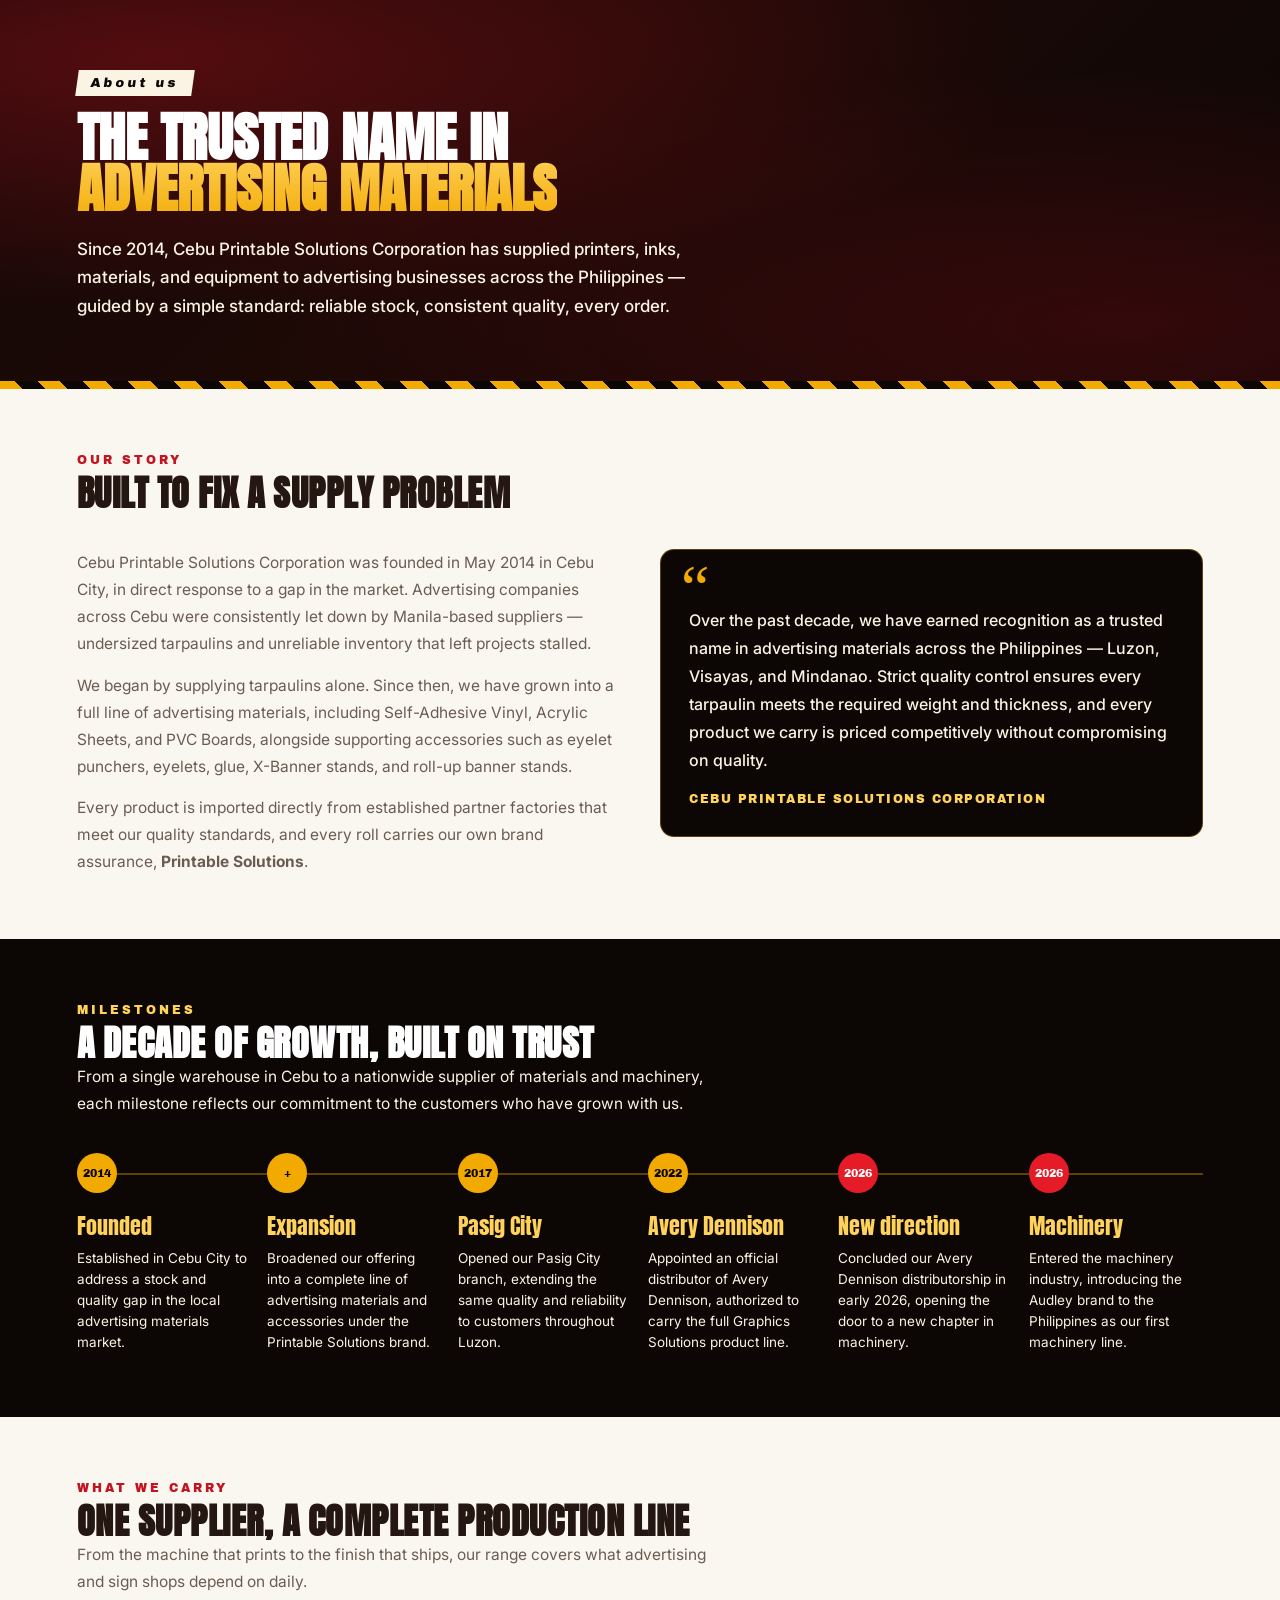
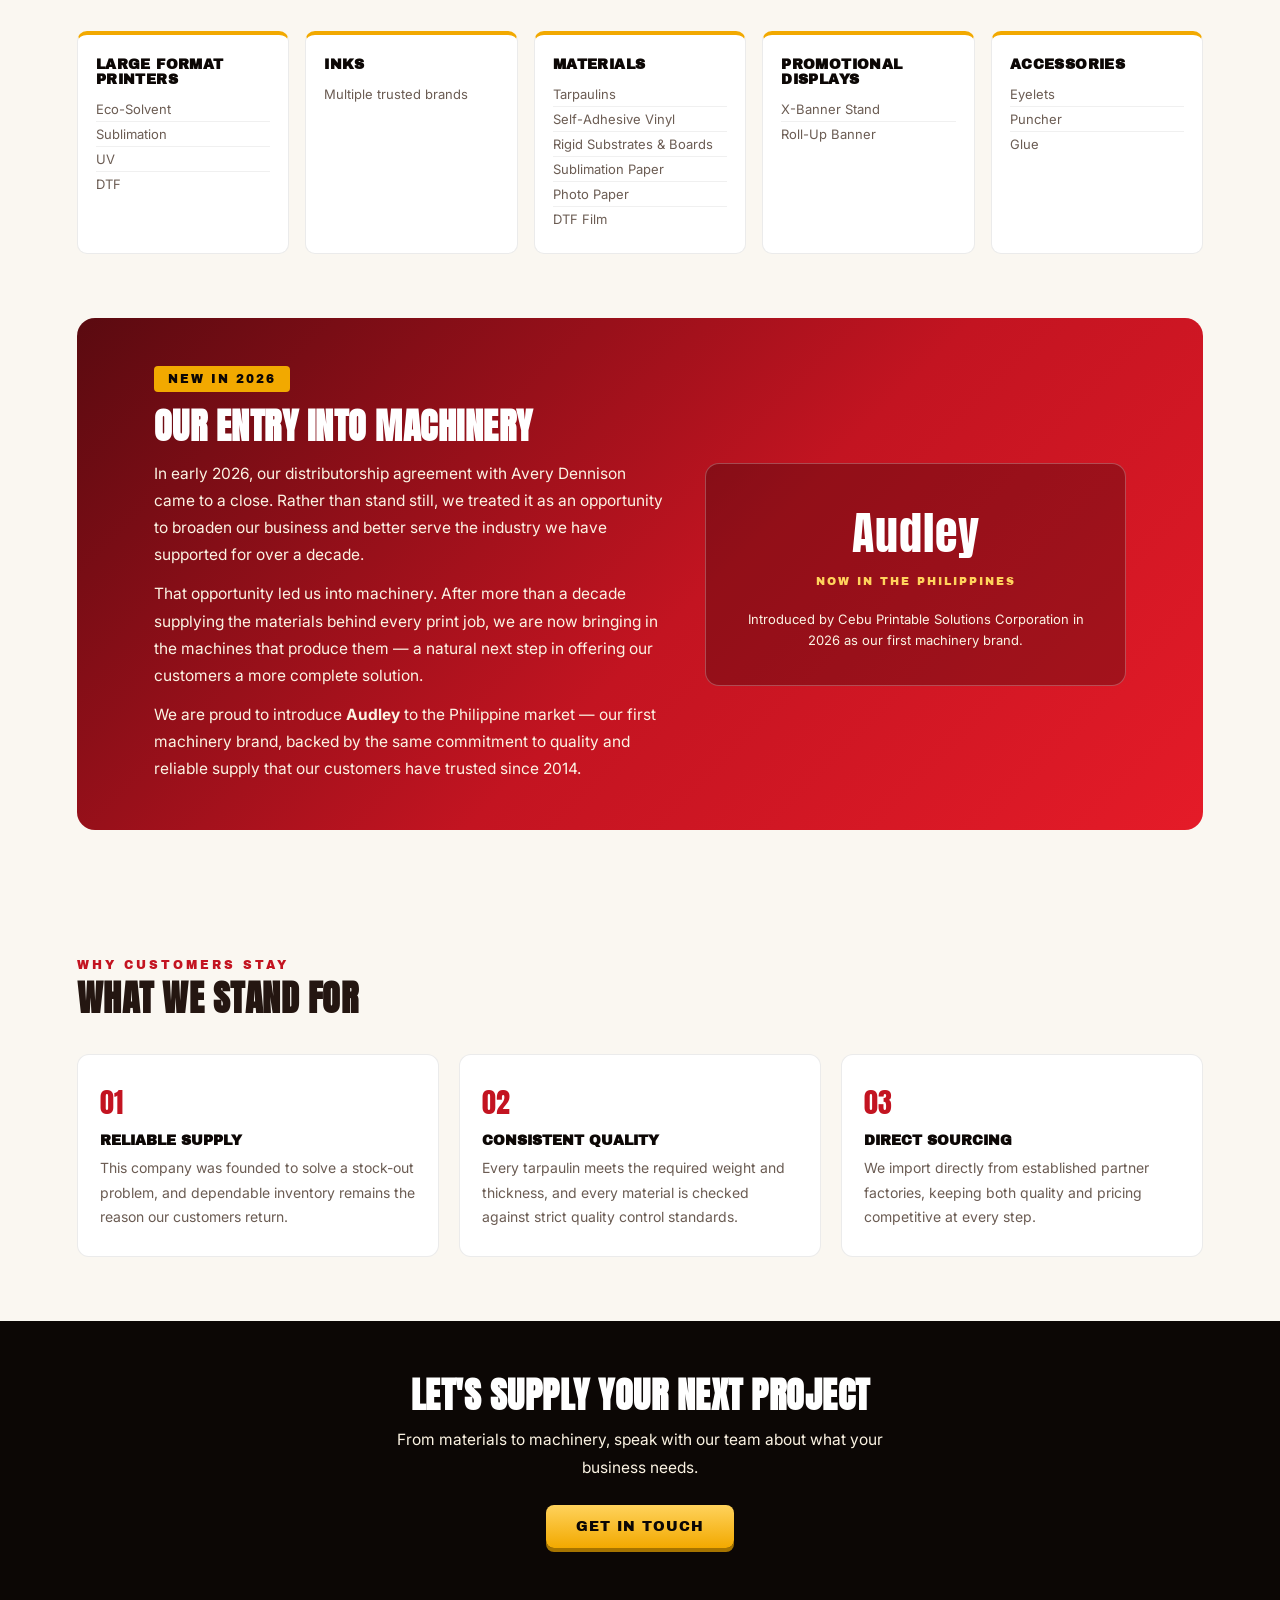
<file: about-us.html>
<!DOCTYPE html>
<html lang="en">
<head>
<meta charset="UTF-8">
<meta name="viewport" content="width=device-width, initial-scale=1.0">
<title>About Us - Cebu Printable Solutions Corporation</title>
<link rel="preconnect" href="https://fonts.googleapis.com">
<link rel="preconnect" href="https://fonts.gstatic.com" crossorigin>
<link href="https://fonts.googleapis.com/css2?family=Anton&family=Archivo+Black&family=Inter:wght@400;500;600;700;800&display=swap" rel="stylesheet">
<style>
  :root{
    --ink:#0c0705;
    --red-deep:#5a0a10;
    --red:#c31421;
    --red-bright:#e51b28;
    --gold:#f2a900;
    --gold-light:#ffd25c;
    --cream:#fbf3e3;
    --white:#ffffff;
    --paper:#faf7f1;
    --text-dark:#241611;
    --text-muted:#6b5c53;
  }
  *{box-sizing:border-box; margin:0; padding:0;}
  body{font-family:'Inter', sans-serif; background:var(--paper); color:var(--text-dark);}
  img{max-width:100%; display:block;}
  a{color:inherit;}

  /* ---------- HERO ---------- */
  .about-hero{
    position:relative;
    overflow:hidden;
    background:
      radial-gradient(ellipse at 12% 15%, rgba(197,20,33,0.35), transparent 55%),
      radial-gradient(ellipse at 88% 85%, rgba(90,10,16,0.5), transparent 55%),
      linear-gradient(135deg, #140807 0%, #1c0906 40%, #0c0705 100%);
    color:var(--white);
    padding:70px 6vw 60px;
  }
  .stripe-edge{
    height:8px; width:100%;
    background:repeating-linear-gradient(45deg, var(--gold) 0 16px, var(--ink) 16px 32px);
  }
  .about-hero .eyebrow{
    display:inline-block;
    background:var(--cream);
    color:var(--ink);
    font-family:'Archivo Black', sans-serif;
    font-size:13px;
    letter-spacing:3px;
    padding:6px 14px;
    transform:skewX(-8deg);
    margin-bottom:16px;
  }
  .about-hero h1{
    font-family:'Anton', sans-serif;
    text-transform:uppercase;
    line-height:0.95;
    font-size:clamp(30px, 5vw, 54px);
    max-width:820px;
  }
  .about-hero h1 span{
    background:linear-gradient(180deg, var(--gold-light), var(--gold));
    -webkit-background-clip:text; background-clip:text; color:transparent;
  }
  .about-hero p.lead{
    margin-top:20px;
    max-width:620px;
    font-size:clamp(14px, 1.4vw, 17px);
    color:var(--cream);
    line-height:1.7;
    font-weight:500;
  }

  /* ---------- SECTION WRAPPER ---------- */
  section{padding:64px 6vw;}
  .section-head{max-width:640px; margin-bottom:36px;}
  .kicker{
    font-family:'Archivo Black', sans-serif;
    font-size:12px; letter-spacing:3px; text-transform:uppercase;
    color:var(--red);
    margin-bottom:8px;
  }
  h2{
    font-family:'Anton', sans-serif;
    text-transform:uppercase;
    font-size:clamp(24px, 3.2vw, 36px);
    letter-spacing:0.5px;
    line-height:1.05;
  }
  p{color:var(--text-muted); line-height:1.75; font-size:15.5px;}

  /* ---------- STORY ---------- */
  .story-grid{
    display:grid;
    grid-template-columns:1fr 1fr;
    gap:40px;
    align-items:start;
  }
  .story-grid p + p{margin-top:14px;}
  .story-quote{
    background:var(--ink);
    color:var(--white);
    border-radius:14px;
    padding:30px 28px;
    position:relative;
    border:1px solid rgba(242,169,0,0.35);
  }
  .story-quote:before{
    content:"\201C";
    font-family:Georgia, serif;
    font-size:64px;
    color:var(--gold);
    position:absolute;
    top:6px; left:20px;
    line-height:1;
  }
  .story-quote p{
    color:var(--cream);
    font-size:16px;
    padding-top:26px;
    font-weight:500;
  }
  .story-quote .who{
    margin-top:18px;
    font-family:'Archivo Black', sans-serif;
    font-size:12px;
    letter-spacing:1.5px;
    color:var(--gold-light);
    text-transform:uppercase;
  }

  /* ---------- TIMELINE ---------- */
  .timeline{background:var(--ink); color:var(--white);}
  .timeline .section-head p{color:var(--cream);}
  .timeline .kicker{color:var(--gold-light);}
  .timeline h2{color:var(--white);}
  .tl-track{
    display:grid;
    grid-template-columns:repeat(6, 1fr);
    gap:16px;
    position:relative;
  }
  .tl-track:before{
    content:"";
    position:absolute;
    top:20px; left:0; right:0;
    height:2px;
    background:rgba(242,169,0,0.35);
    z-index:0;
  }
  .tl-item{position:relative; z-index:1;}
  .tl-dot{
    width:40px; height:40px;
    border-radius:50%;
    background:var(--gold);
    color:var(--ink);
    font-family:'Archivo Black', sans-serif;
    font-size:11px;
    display:flex; align-items:center; justify-content:center;
    margin-bottom:16px;
  }
  .tl-item.highlight .tl-dot{
    background:var(--red-bright);
    color:var(--white);
  }
  .tl-year{
    font-family:'Anton', sans-serif;
    font-size:22px;
    color:var(--gold-light);
    margin-bottom:6px;
  }
  .tl-item p{color:var(--cream); font-size:13.5px; line-height:1.55;}

  @media (max-width:900px){
    .tl-track{grid-template-columns:repeat(2, 1fr);}
    .tl-track:before{display:none;}
    .story-grid{grid-template-columns:1fr;}
  }
  @media (min-width:901px) and (max-width:1150px){
    .tl-track{grid-template-columns:repeat(3, 1fr); row-gap:32px;}
    .tl-track:before{display:none;}
  }

  /* ---------- PRODUCT RANGE ---------- */
  .range-grid{
    display:grid;
    grid-template-columns:repeat(5, 1fr);
    gap:16px;
  }
  .range-card{
    background:var(--white);
    border:1px solid rgba(0,0,0,0.08);
    border-top:4px solid var(--gold);
    border-radius:10px;
    padding:22px 18px;
  }
  .range-card h3{
    font-family:'Archivo Black', sans-serif;
    font-size:14px;
    text-transform:uppercase;
    letter-spacing:0.4px;
    margin-bottom:10px;
    color:var(--ink);
  }
  .range-card ul{list-style:none;}
  .range-card li{
    font-size:13px;
    color:var(--text-muted);
    padding:4px 0;
    border-top:1px solid rgba(0,0,0,0.06);
  }
  .range-card li:first-child{border-top:none;}
  @media (max-width:1000px){
    .range-grid{grid-template-columns:repeat(2, 1fr);}
  }

  /* ---------- MACHINERY / AUDLEY SPOTLIGHT ---------- */
  .spotlight{
    position:relative;
    overflow:hidden;
    background:linear-gradient(135deg, var(--red-deep) 0%, var(--red) 55%, var(--red-bright) 100%);
    color:var(--white);
    border-radius:18px;
    margin:0 6vw 64px;
    padding:48px 6vw;
    display:grid;
    grid-template-columns:1.1fr 0.9fr;
    gap:36px;
    align-items:center;
  }
  .spotlight .badge{
    display:inline-block;
    background:var(--gold);
    color:var(--ink);
    font-family:'Archivo Black', sans-serif;
    font-size:12px;
    letter-spacing:2px;
    padding:6px 14px;
    border-radius:4px;
    text-transform:uppercase;
    margin-bottom:16px;
  }
  .spotlight h2{color:var(--white); margin-bottom:14px;}
  .spotlight p{color:var(--cream); font-size:15.5px;}
  .spotlight p + p{margin-top:12px;}
  .audley-mark{
    background:rgba(0,0,0,0.25);
    border:1px solid rgba(255,255,255,0.25);
    border-radius:14px;
    padding:34px 24px;
    text-align:center;
  }
  .audley-mark .brand{
    font-family:'Anton', sans-serif;
    font-size:clamp(30px, 4vw, 46px);
    letter-spacing:1px;
    color:var(--white);
  }
  .audley-mark .tag{
    margin-top:8px;
    font-family:'Archivo Black', sans-serif;
    font-size:11px;
    letter-spacing:2px;
    text-transform:uppercase;
    color:var(--gold-light);
  }
  .audley-mark .first{
    margin-top:22px;
    font-size:13px;
    color:var(--cream);
    line-height:1.6;
  }
  @media (max-width:900px){
    .spotlight{grid-template-columns:1fr; padding:36px 6vw; margin:0 0 48px;}
  }

  /* ---------- VALUES ---------- */
  .values-grid{
    display:grid;
    grid-template-columns:repeat(3, 1fr);
    gap:20px;
  }
  .value-card{
    background:var(--white);
    border:1px solid rgba(0,0,0,0.08);
    border-radius:12px;
    padding:26px 22px;
  }
  .value-card .num{
    font-family:'Anton', sans-serif;
    font-size:28px;
    color:var(--red);
    margin-bottom:10px;
  }
  .value-card h3{
    font-family:'Archivo Black', sans-serif;
    font-size:14px;
    text-transform:uppercase;
    margin-bottom:8px;
    color:var(--ink);
  }
  .value-card p{font-size:14px;}
  @media (max-width:900px){
    .values-grid{grid-template-columns:1fr;}
  }

  /* ---------- FOOTER CTA ---------- */
  .cta-strip{
    background:var(--ink);
    color:var(--white);
    text-align:center;
    padding:56px 6vw;
  }
  .cta-strip h2{color:var(--white); margin-bottom:12px;}
  .cta-strip p{color:var(--cream); max-width:520px; margin:0 auto 24px;}
  .cta-btn{
    display:inline-block;
    background:linear-gradient(180deg, var(--gold-light), var(--gold));
    color:var(--ink);
    font-family:'Archivo Black', sans-serif;
    font-size:14px;
    letter-spacing:1px;
    text-transform:uppercase;
    padding:14px 30px;
    border-radius:8px;
    text-decoration:none;
    box-shadow:0 4px 0 #a67400;
  }
</style>
</head>
<body>

<div class="about-hero">
  <span class="eyebrow">About us</span>
  <h1>The trusted name in<br><span>advertising materials</span></h1>
  <p class="lead">Since 2014, Cebu Printable Solutions Corporation has supplied printers, inks, materials, and equipment to advertising businesses across the Philippines &mdash; guided by a simple standard: reliable stock, consistent quality, every order.</p>
</div>
<div class="stripe-edge"></div>

<section class="story">
  <div class="section-head">
    <div class="kicker">Our story</div>
    <h2>Built to fix a supply problem</h2>
  </div>
  <div class="story-grid">
    <div>
      <p>Cebu Printable Solutions Corporation was founded in May 2014 in Cebu City, in direct response to a gap in the market. Advertising companies across Cebu were consistently let down by Manila-based suppliers &mdash; undersized tarpaulins and unreliable inventory that left projects stalled.</p>
      <p>We began by supplying tarpaulins alone. Since then, we have grown into a full line of advertising materials, including Self-Adhesive Vinyl, Acrylic Sheets, and PVC Boards, alongside supporting accessories such as eyelet punchers, eyelets, glue, X-Banner stands, and roll-up banner stands.</p>
      <p>Every product is imported directly from established partner factories that meet our quality standards, and every roll carries our own brand assurance, <strong>Printable Solutions</strong>.</p>
    </div>
    <div class="story-quote">
      <p>Over the past decade, we have earned recognition as a trusted name in advertising materials across the Philippines &mdash; Luzon, Visayas, and Mindanao. Strict quality control ensures every tarpaulin meets the required weight and thickness, and every product we carry is priced competitively without compromising on quality.</p>
      <div class="who">Cebu Printable Solutions Corporation</div>
    </div>
  </div>
</section>

<section class="timeline">
  <div class="section-head">
    <div class="kicker">Milestones</div>
    <h2>A decade of growth, built on trust</h2>
    <p>From a single warehouse in Cebu to a nationwide supplier of materials and machinery, each milestone reflects our commitment to the customers who have grown with us.</p>
  </div>
  <div class="tl-track">
    <div class="tl-item">
      <div class="tl-dot">2014</div>
      <div class="tl-year">Founded</div>
      <p>Established in Cebu City to address a stock and quality gap in the local advertising materials market.</p>
    </div>
    <div class="tl-item">
      <div class="tl-dot">&#43;</div>
      <div class="tl-year">Expansion</div>
      <p>Broadened our offering into a complete line of advertising materials and accessories under the Printable Solutions brand.</p>
    </div>
    <div class="tl-item">
      <div class="tl-dot">2017</div>
      <div class="tl-year">Pasig City</div>
      <p>Opened our Pasig City branch, extending the same quality and reliability to customers throughout Luzon.</p>
    </div>
    <div class="tl-item">
      <div class="tl-dot">2022</div>
      <div class="tl-year">Avery Dennison</div>
      <p>Appointed an official distributor of Avery Dennison, authorized to carry the full Graphics Solutions product line.</p>
    </div>
    <div class="tl-item highlight">
      <div class="tl-dot">2026</div>
      <div class="tl-year">New direction</div>
      <p>Concluded our Avery Dennison distributorship in early 2026, opening the door to a new chapter in machinery.</p>
    </div>
    <div class="tl-item highlight">
      <div class="tl-dot">2026</div>
      <div class="tl-year">Machinery</div>
      <p>Entered the machinery industry, introducing the Audley brand to the Philippines as our first machinery line.</p>
    </div>
  </div>
</section>

<section class="range">
  <div class="section-head">
    <div class="kicker">What we carry</div>
    <h2>One supplier, a complete production line</h2>
    <p>From the machine that prints to the finish that ships, our range covers what advertising and sign shops depend on daily.</p>
  </div>
  <div class="range-grid">
    <div class="range-card">
      <h3>Large format printers</h3>
      <ul>
        <li>Eco-Solvent</li>
        <li>Sublimation</li>
        <li>UV</li>
        <li>DTF</li>
      </ul>
    </div>
    <div class="range-card">
      <h3>Inks</h3>
      <ul>
        <li>Multiple trusted brands</li>
      </ul>
    </div>
    <div class="range-card">
      <h3>Materials</h3>
      <ul>
        <li>Tarpaulins</li>
        <li>Self-Adhesive Vinyl</li>
        <li>Rigid Substrates & Boards</li>
        <li>Sublimation Paper</li>
        <li>Photo Paper</li>
        <li>DTF Film</li>
      </ul>
    </div>
    <div class="range-card">
      <h3>Promotional displays</h3>
      <ul>
        <li>X-Banner Stand</li>
        <li>Roll-Up Banner</li>
      </ul>
    </div>
    <div class="range-card">
      <h3>Accessories</h3>
      <ul>
        <li>Eyelets</li>
        <li>Puncher</li>
        <li>Glue</li>
      </ul>
    </div>
  </div>
</section>

<div class="spotlight">
  <div>
    <span class="badge">New in 2026</span>
    <h2>Our entry into machinery</h2>
    <p>In early 2026, our distributorship agreement with Avery Dennison came to a close. Rather than stand still, we treated it as an opportunity to broaden our business and better serve the industry we have supported for over a decade.</p>
    <p>That opportunity led us into machinery. After more than a decade supplying the materials behind every print job, we are now bringing in the machines that produce them &mdash; a natural next step in offering our customers a more complete solution.</p>
    <p>We are proud to introduce <strong>Audley</strong> to the Philippine market &mdash; our first machinery brand, backed by the same commitment to quality and reliable supply that our customers have trusted since 2014.</p>
  </div>
  <div class="audley-mark">
    <div class="brand">Audley</div>
    <div class="tag">Now in the Philippines</div>
    <div class="first">Introduced by Cebu Printable Solutions Corporation in 2026 as our first machinery brand.</div>
  </div>
</div>

<section class="values">
  <div class="section-head">
    <div class="kicker">Why customers stay</div>
    <h2>What we stand for</h2>
  </div>
  <div class="values-grid">
    <div class="value-card">
      <div class="num">01</div>
      <h3>Reliable supply</h3>
      <p>This company was founded to solve a stock-out problem, and dependable inventory remains the reason our customers return.</p>
    </div>
    <div class="value-card">
      <div class="num">02</div>
      <h3>Consistent quality</h3>
      <p>Every tarpaulin meets the required weight and thickness, and every material is checked against strict quality control standards.</p>
    </div>
    <div class="value-card">
      <div class="num">03</div>
      <h3>Direct sourcing</h3>
      <p>We import directly from established partner factories, keeping both quality and pricing competitive at every step.</p>
    </div>
  </div>
</section>

<div class="cta-strip">
  <h2>Let's supply your next project</h2>
  <p>From materials to machinery, speak with our team about what your business needs.</p>
  <a href="#contact" class="cta-btn">Get in touch</a>
</div>

</body>
</html>
</file>
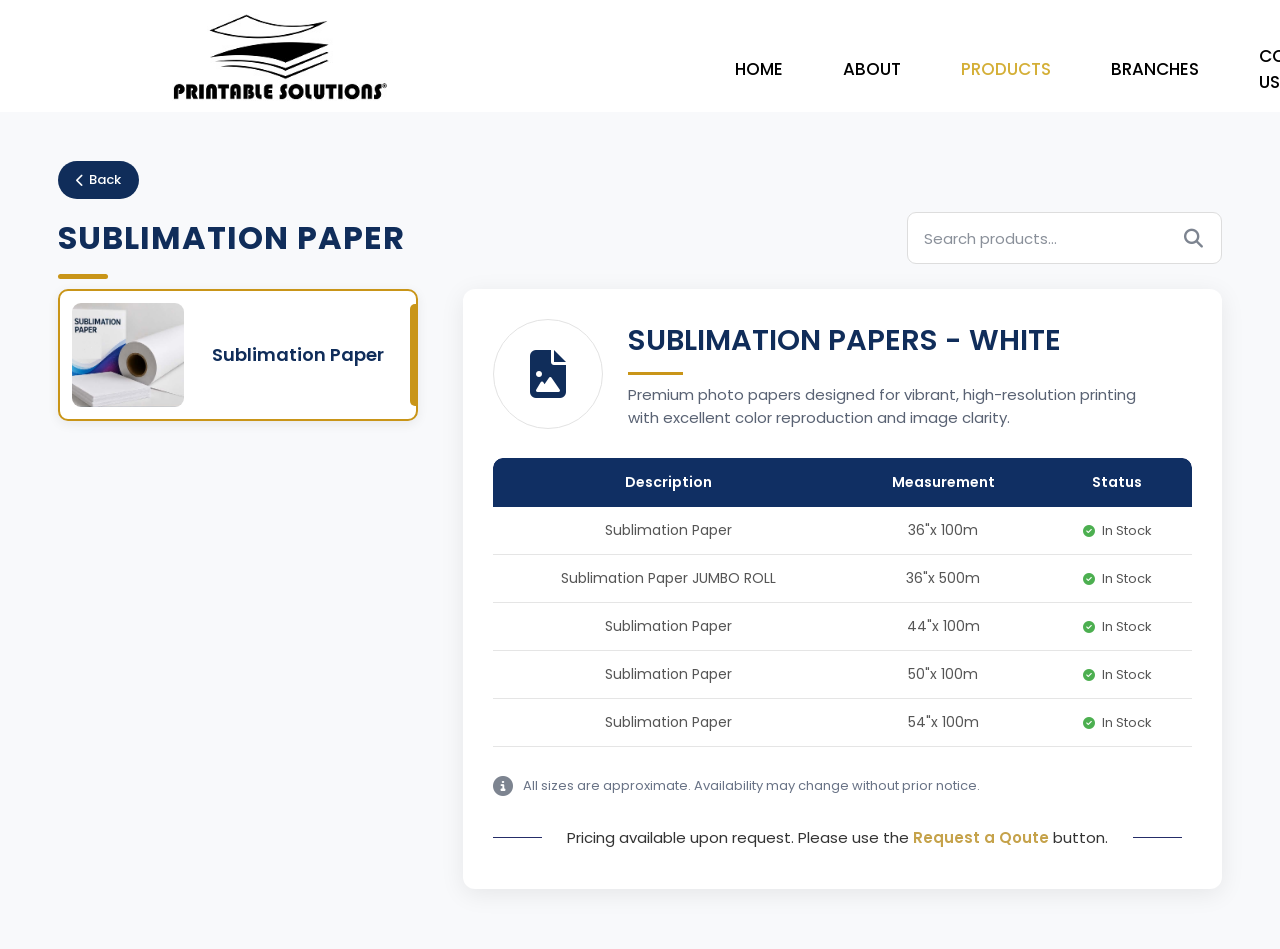
<file: subliindex.html>
<!DOCTYPE html>
<html lang="en">

<head>
	<meta charset="UTF-8">
	<meta name="viewport" content="width=device-width,initial-scale=1.0">
	
	<title>Sublimation Paper | Cebu Printable Solutions</title>

	<link rel="stylesheet" href="sublicss.css">
	<link rel="preconnect" href="https://fonts.googleapis.com">
	<link rel="preconnect" href="https://fonts.gstatic.com" crossorigin>
	<link href="https://fonts.googleapis.com/css2?family=Poppins:wght@300;400;500;600;700&display=swap" rel="stylesheet">
	<link rel="stylesheet"	href="https://cdnjs.cloudflare.com/ajax/libs/font-awesome/6.7.2/css/all.min.css">
</head>


<body>
	<button id="scrollTopBtn" onclick="scrollToTop()"> 
		<i class="fa-solid fa-arrow-up"></i>
	</button> 
	
	<!-- Navigation --> 
	<header class="navbar"> 
		<div class="logo-area"> 
			<img src="Logo.png" alt="Cebu Printable Logo" class="logo"> 
			<img src="CompName.png" alt="Printable Solutions" class="company-name"> 
		</div> 
		<nav class="nav-links"> <br> 
			<a href="index.html#home" class="nav-link">HOME</a> 
			<a href="index.html#about" class="nav-link">ABOUT</a> 
			<a class="active" href="index.html#products" class="nav-link active">PRODUCTS</a>
			<a href="index.html#branches" class="nav-link">BRANCHES</a> 
			<a href="index.html#contact" class="nav-link">CONTACT US</a> 
			<a href="index.html#faqs" class="nav-link">FAQs</a> 
		</nav> 
		<button class="quote-btn">REQUEST A QUOTE</button> 
	</header>
	
	<section class="subli-page">
		<a href="#" class="back-products" onclick="history.back(); return false;">
    	<i class="fa-solid fa-chevron-left"></i>
    	Back
		</a>
		<div class="subli-header">
			<div>
				<h1>SUBLIMATION PAPER</h1>
				<div class="gold-line"></div>
			</div>
			
			<div class="product-search">
				<input type="text" id="globalSearch" placeholder="Search products...">
				<i class="fa-solid fa-magnifying-glass"></i>
				<div id="searchResults" class="search-results">
				</div>
			</div>
		</div>
		<div class="subli-layout">

		<!-- LEFT SIDE -->
		<aside class="subli-sidebar">
			<div class="subli-category active" data-product="subli">
				<div class="subli-image">
					<img src="subli.jpg">
				</div>
				<div class="subli-category-name">
					<h3>Sublimation Paper</h3>
				</div>
			</div>
		</aside>
		<!-- RIGHT SIDE -->
		<main class="subli-product-panel">
			<div class="subli-product-heading">
				<div class="product-icon">
					<i id="productIcon" class="fa-solid fa-file-image"></i>
				</div>
			
				<div>
					<h2 id="productTitle">SUBLIMATION PAPERS - WHITE</h2>
					<div class="heading-line"></div>
					<p id="productDescription">Premium photo papers designed for vibrant, high-resolution printing <br>with excellent color reproduction and image clarity.</p>
				</div>
			</div>
			<div class="table-scroll">
			<table id="productTable" class="product-table">
   		 		<thead>
        				<tr>
            					<th>Description</th>
						<th>Measurement</th>
            					<th>Status</th>
        				</tr>
    				</thead>

    				<tbody id="productTableBody">
       					<tr>
            					<td>Sublimation Paper</td>
						<td>36"x 100m</td>
            					<td>
                					<span class="stock">
                    					<i class="fa-solid fa-circle-check"></i>
                    						In Stock
                					</span>
            					</td>
        				</tr>

        				<tr>
            					<td>Sublimation Paper JUMBO ROLL</td>
						<td>36"x 500m</td>
            					<td>
                					<span class="stock">
                    					<i class="fa-solid fa-circle-check"></i>
                    						In Stock
                					</span>
            					</td>
        				</tr>
					<tr>
            					<td>Sublimation Paper</td>
						<td>44"x 100m</td>
            					<td>
                					<span class="stock">
                    					<i class="fa-solid fa-circle-check"></i>
                    						In Stock
                					</span>
            					</td>
        				</tr>
					<tr>
            					<td>Sublimation Paper</td>
						<td>50"x 100m</td>
            					<td>
                					<span class="stock">
                    					<i class="fa-solid fa-circle-check"></i>
                    						In Stock
                					</span>
            					</td>
        				</tr>
					<tr>
            					<td>Sublimation Paper</td>
						<td>54"x 100m</td>
            					<td>
                					<span class="stock">
                    					<i class="fa-solid fa-circle-check"></i>
                    						In Stock
                					</span>
            					</td>
        				</tr>
					<tr>
            					<td>Sublimation Paper</td>
						<td>60"x 100m</td>
            					<td>
                					<span class="stock">
                    					<i class="fa-solid fa-circle-check"></i>
                    						In Stock
                					</span>
            					</td>
        				</tr>
					<tr>
            					<td>Sublimation Paper</td>
						<td>64"x 100m</td>
            					<td>
                					<span class="stock">
                    					<i class="fa-solid fa-circle-check"></i>
                    						In Stock
                					</span>
            					</td>
        				</tr>
					<tr>
            					<td>Sublimation Paper</td>
						<td>72"x 100m</td>
            					<td>
                					<span class="stock">
                    					<i class="fa-solid fa-circle-check"></i>
                    						In Stock
                					</span>
            					</td>
        				</tr>
    				</tbody>
			</table>
			</div>
			<div class="subli-note">
				<i class="fa-solid fa-circle-info"></i>
				<span>All sizes are approximate. Availability may change without prior notice.</span>
			</div>
			<div class="pricing-note">
				<span class="note-line"></span>
					<p>
						Pricing available upon request. Please use the
						<span class="quote-highlight">Request a Qoute</span> button.
					</p>
				<span class="note-line"></span>
			</div>
		</main>
	</section>
	<script src="search.js"></script>
</body>
</html>
</file>
<file: sublicss.css>
*
{
	margin: 0;
	padding: 0;
	box-sizing: border-box;
	font-family: 'Poppins', sans-serif;
}
header
{
	position: fixed;
	top: 0;
	left: 0;
	width: 100%;
	background: white;
	z-index: 9999;
}	
body
{
	margin: 0;
	background: #f6f7f9;
	color: #17233d;
	font-family: 'Poppins', sans-serif;
}

.logo-area
{
	display: flex;
	align-items: center;
	flex-direction: column;
}
.logo
{
	height: 70px;
	width: auto;
	margin-left: 120px;
}
.company-name
{
	height: 23px !important;
	width : auto !important;
	display: flex;
	flex-direction: column;
	line-height: 1.2;
	margin-left: 140px;	
}
.navbar
{
	display: flex;
	justify-content: space-between;
	align-items: center;
	background: #ffffff;
	padding: 5px 30px;
	font-size: 17px;
	font-family: "Poppins", sans-serif;
	font-weight: 500;
}
/* Navigation Btns*/
.nav-links
{
	display: flex;
	gap: 30px;
	margin-left: 300px;
	align-items: center;
	margin-top: 25px;
}
.nav-links a
{
	display: inline-block;
	position: relative;
	margin: 0 15px;	
	text-decoration: none;
	font-weight: 500;
	color: #000000;
	padding: 5px 0;
	border-radius: 30px;
}
.nav-links a::after
{
	content: "";
	position: absolute;
	left: 0;
	bottom: -4px;
	width: 0%;
	height: 2px;
	background-color: #D4AF37;
	transition: width 0.6s ease;
	transform: scaleX(1);
}
.nav-links a:hover::after
{
	width: 100%;
}
/* Navigation shade animation */
.nav-links a.active
{
	color:#D4AF37;
	font-weight: 500;
}

/* Hover shaded*/
.nav-links a:hover
{
	color: #D4AF37;
}
/*when hovering, Active shade disapper*/
.nav-links:hover a.active:not(:hover)
{
	background-color: transparent;
}
/*ReqAQ Btn*/
.quote-btn
{
	display: fixed;
	margin-top: 24px;
	background: #B8982E;
	color: white;
	border: 3px solid;
	padding: 10px 20px;
	font-family: "Poppins", sans-serif;
	font-size: 17px;
	font-weight: 600;
	border-radius: 100px;
	cursor: pointer;
	transition: transform 0.3s ease, box-shadow 0.3s ease;
	margin-right: 100px;
	margin-left: 10px;
}
.quote-btn:hover
{
	animation: pulse-glow 1s infinite;
}
.quote-btn:active
{
	transform: scale(0.95);
	background-color: #E6C200;
	box-shadow: inset 0 0 8px #B8860B;
	animation: pulse-glow 1s infinite;
}
/*frames for pulse*/
@keyframes pulse-glow
{
	0% { box-shadow: 0 0 6px #E6C200; }
	50% { box-shadow: 0 0 18px #E6C200; }
	100% { box-shadow: 0 0 6px #E6C200; }
}
/*
/*
========================
PP PRODUCT PAGE
========================
*/

.subli-page {
    background: #f8f9fb;
    min-height: 100vh;
    padding: 135px 4.5% 60px;
    color: #17233d;
}


/* ========================
   TOP HEADER
======================== */

.subli-header {
    display: flex;
    justify-content: space-between;
    align-items: flex-start;
    margin-bottom: 10px;
}

.subli-header h1 {
    color: #102d5a;
    font-size: 32px;
    font-weight: 700;
    margin: 0;
    letter-spacing: 1px;
}

.gold-line {
    width: 50px;
    height: 5px;
    background: #c99518;
    border-radius: 5px;
    margin-top: 12px;
}


/* ========================
   SEARCH
======================== */

.product-search {
    width: 315px;
    height: 52px;

    display: flex;
    align-items: center;
    position: relative;
    background: #ffffff;
    border: 1px solid #ddd;
    border-radius: 9px;

    padding: 0 16px;

    margin-top: -2px;
	transition: border-color 0.3s ease, box-shadow 0.3s ease;
}
.product-search:focus-within {
    border-color: #102d5a;
    box-shadow: 0 0 8px rgba(16, 45, 90, 0.15);
}
.product-search input {
    flex: 1;

    border: none;
    outline: none;

    font-family: 'Poppins', sans-serif;
    font-size: 15px;

    color: #17233d;
	background: transparent;
    padding-right: 30px;
}

.product-search input::placeholder {
    color: #8a909a;
}
.product-search button {
    background: transparent;
    border: none;
    outline: none;
    cursor: pointer;
    position: absolute;
    right: 14px;
    top: 50%;
    transform: translateY(-50%);
    padding: 5px;
    display: flex;
    align-items: center;
    justify-content: center;
}
.product-search button i {
    color: #7d8490;
    font-size: 19px;
    transition: color 0.3s ease;
}

.product-search button:hover i {
    color: #c99518;
}

/* Dropdown Container */
.search-results {
    position: absolute;
    top: calc(100% + 8px);
    left: 0;
    width: 100%;
    background: #ffffff;
    border: 1px solid #e1e4e8;
    border-radius: 9px;
    box-shadow: 0 8px 24px rgba(16, 45, 90, 0.12);
    max-height: 320px;
    overflow-y: auto;
    z-index: 10000;
    display: none;
}

/* Individual Dropdown Item */
.search-result {
    display: flex;
    align-items: center;
    gap: 14px;
    padding: 12px 16px;
    text-decoration: none;
    color: #17233d;
    border-bottom: 1px solid #f0f2f5;
    transition: background 0.2s ease;
}

.search-result:last-child {
    border-bottom: none;
}

.search-result:hover {
    background: #f7f8fa;
}

/* Item Icon */
.search-result i {
    font-size: 18px;
    color: #102d5a;
    width: 20px;
    text-align: center;
    flex-shrink: 0;
}

/* Text Wrapper */
.search-result-text {
    display: flex;
    flex-direction: column;
}

/* Primary Result Title */
.search-result-title {
    font-weight: 600;
    font-size: 14px;
    color: #102d5a;
    line-height: 1.3;
}

/* Matched Query Tag / Category */
.search-result-match,
.search-result-category {
    font-size: 12px;
    color: #c99518;
    font-weight: 500;
    margin-top: 2px;
}

/* Empty State */
.no-results {
    padding: 16px;
    font-size: 14px;
    color: #697386;
    text-align: center;
}

.product-search i {
    color: #7d8490;
    font-size: 19px;
    position: absolute;
    right: 18px;
    transform: translateY(-50%);
    cursor: pointer;
    top: 50%;
}

.back-products
{
	display: inline-flex;
	align-items: center;
	gap: 5px;
	padding: 9px 18px;
	background: #102d5a;
	color: white;
	text-decoration: none;
	margin-bottom: 15px;
	font-size: 13px;
	font-weight: 500;
	
	border-radius: 25px;
	transition: 0.3s ease;
}
.back-products i
{
	font-size: 13px;
}
.back-products:hover
{
	background: #c99518;
	color: white;
	transform: translateX(-3px);
}
.back-products:active
{
	background: #c99518;
	color: white;
}
.subli-note {
    display: flex;

    align-items: center;

    gap: 10px;

    margin-top: 18px;

    color: #697386;

    font-size: 13px;
}

.subli-note i {
    color: #7d8490;

    font-size: 20px;
}

.pricing-note
{
	display: flex;
	align-items: center;
	justify-content: center;
	gap: 25px;
	margin-top: 15px;
	margin-right: 10px;
	padding: 15px 0;
}
.pricing-note p
{
	margin: 0;
	font-size: 15px;
	color: #333;
	text-align: center;
}
.pricing-note .note-line
{
	flex: 1;
	max-width: 150px;
	height: 1px;
	background: #252d68;
}
.quote-highlight
{
	color: #c5a24a;
	font-weight: 600;
}
.subli-layout {
    display: grid;

    grid-template-columns: 360px 1fr;

    gap: 45px;

    align-items: start;
}


/* ========================
   LEFT SIDEBAR
======================== */

.subli-sidebar {
    display: flex;
    flex-direction: column;
    gap: 22px;
}


/* ========================
   LEFT PRODUCT CATEGORY
======================== */

.subli-category {
    position: relative;

    display: flex;
    align-items: center;

    gap: 28px;

    width: 100%;
    min-height: 128px;

    background: white;

    border: 1px solid transparent;
    border-radius: 10px;

    padding: 12px;

    box-shadow: 0 3px 12px rgba(0,0,0,0.07);

    cursor: pointer;

    transition: 0.3s ease;
}

.subli-category:hover {
    transform: translateY(-3px);

    box-shadow: 0 6px 18px rgba(0,0,0,0.11);
}


/* ========================
   CATEGORY IMAGE
======================== */

.subli-image {
    width: 112px;
    height: 104px;

    flex-shrink: 0;

    overflow: hidden;

    border-radius: 9px;
}

.subli-image img {
    width: 100%;
    height: 100%;

    object-fit: cover;

    display: block;
}


/* ========================
   CATEGORY NAME
======================== */

.subli-category-name {
    flex: 1;
}
.subli-category-name h3 {
    margin: 0;

    color: #102d5a;

    font-size: 18px;
    font-weight: 600;

    line-height: 1.55;
}


/* ========================
   ACTIVE CATEGORY
======================== */

.subli-category.active {
    border: 2px solid #c99518;
}

.subli-category.active::after {
    content: "";

    position: absolute;

    right: -1px;
    top: 10%;

    width: 7px;
    height: 80%;

    background: #c99518;

    border-radius: 5px 0 0 5px;
}


/* ========================
   RIGHT PRODUCT PANEL
======================== */

.subli-product-panel {
    background: white;

    border-radius: 12px;

    padding: 30px 30px 25px;

    box-shadow: 0 5px 25px rgba(0,0,0,0.08);

    min-height: 500px;
}


/* ========================
   PRODUCT HEADING
======================== */

.subli-product-heading {
    display: flex;
    align-items: center;

    gap: 25px;

    margin-bottom: 28px;
}


/* ========================
   PRODUCT ICON
======================== */

.product-icon {
    width: 110px;
    height: 110px;

    flex-shrink: 0;

    display: flex;
    align-items: center;
    justify-content: center;

    border: 1px solid #e3e3e3;
    border-radius: 50%;

    color: #102d5a;

    font-size: 48px;
}

.subli-product-heading h2 {
    margin: 0;

    color: #102d5a;

    font-size: 29px;
    font-weight: 600;
}

.heading-line {
    width: 55px;
    height: 3px;

    background: #c99518;

    margin: 10px 0 8px;
}

.subli-product-heading p {
    margin: 0;

    color: #596273;

    font-size: 15px;

    line-height: 1.55;
}
.product-table {
    width: 100%;
    border-collapse: collapse;
    border-spacing: 0;
    font-family: "Poppins", sans-serif;
    font-size: 14px;
    overflow: hidden;
    border-radius: 10px 10px 0 0;
}

/* BLUE HEADER */
.product-table thead {
    background: #252b68;
    color: white;
}

.product-table th {
    background: #102f63;
    color: white;
	position: sticky;
	top: 0;
	z-index: 10;
    padding: 14px 20px;
    text-align: center;
    font-weight: 600;
}

/* ROUND TOP CORNERS */
.product-table th:first-child {
    border-top-left-radius: 10px;
}

.product-table th:last-child {
    border-top-right-radius: 10px;
}

/* TABLE BODY */
.product-table td {
    padding: 13px 20px;
    background: #ffffff;
    border-bottom: 1px solid #e5e5e5;
    color: #555;
    text-align: center;
}

/* STATUS */
.product-table .stock {
    display: inline-flex;
    align-items: center;
    gap: 7px;
    font-size: 13px;
}

.product-table .stock i {
    color: #4CAF50;
    font-size: 12px;
}

/* HOVER */
.product-table tbody tr:hover td {
    background: #faf9f3;
}
.table-scroll
{
	width: 100%;
	max-height: 300px;
	overflow-X: auto;
	overflow-Y: auto;
	margin-top: 20px;
}
</file>
